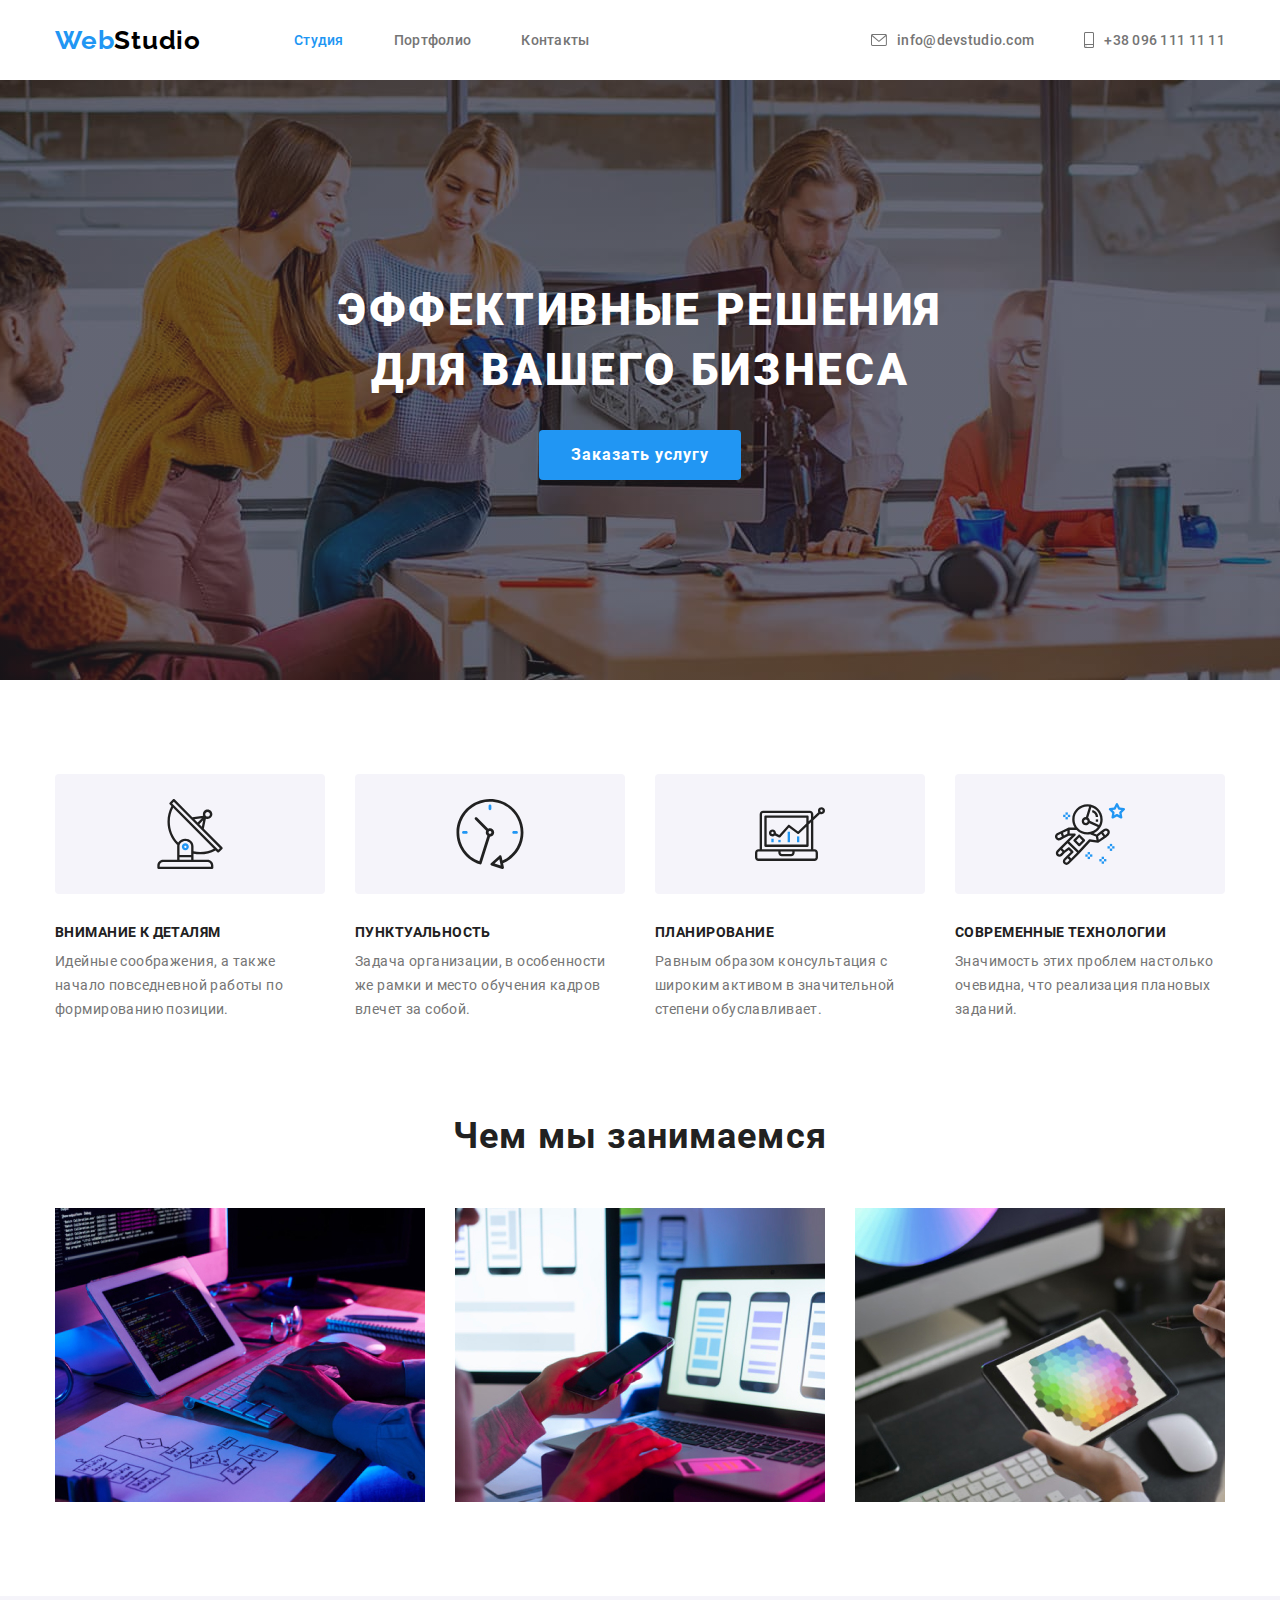
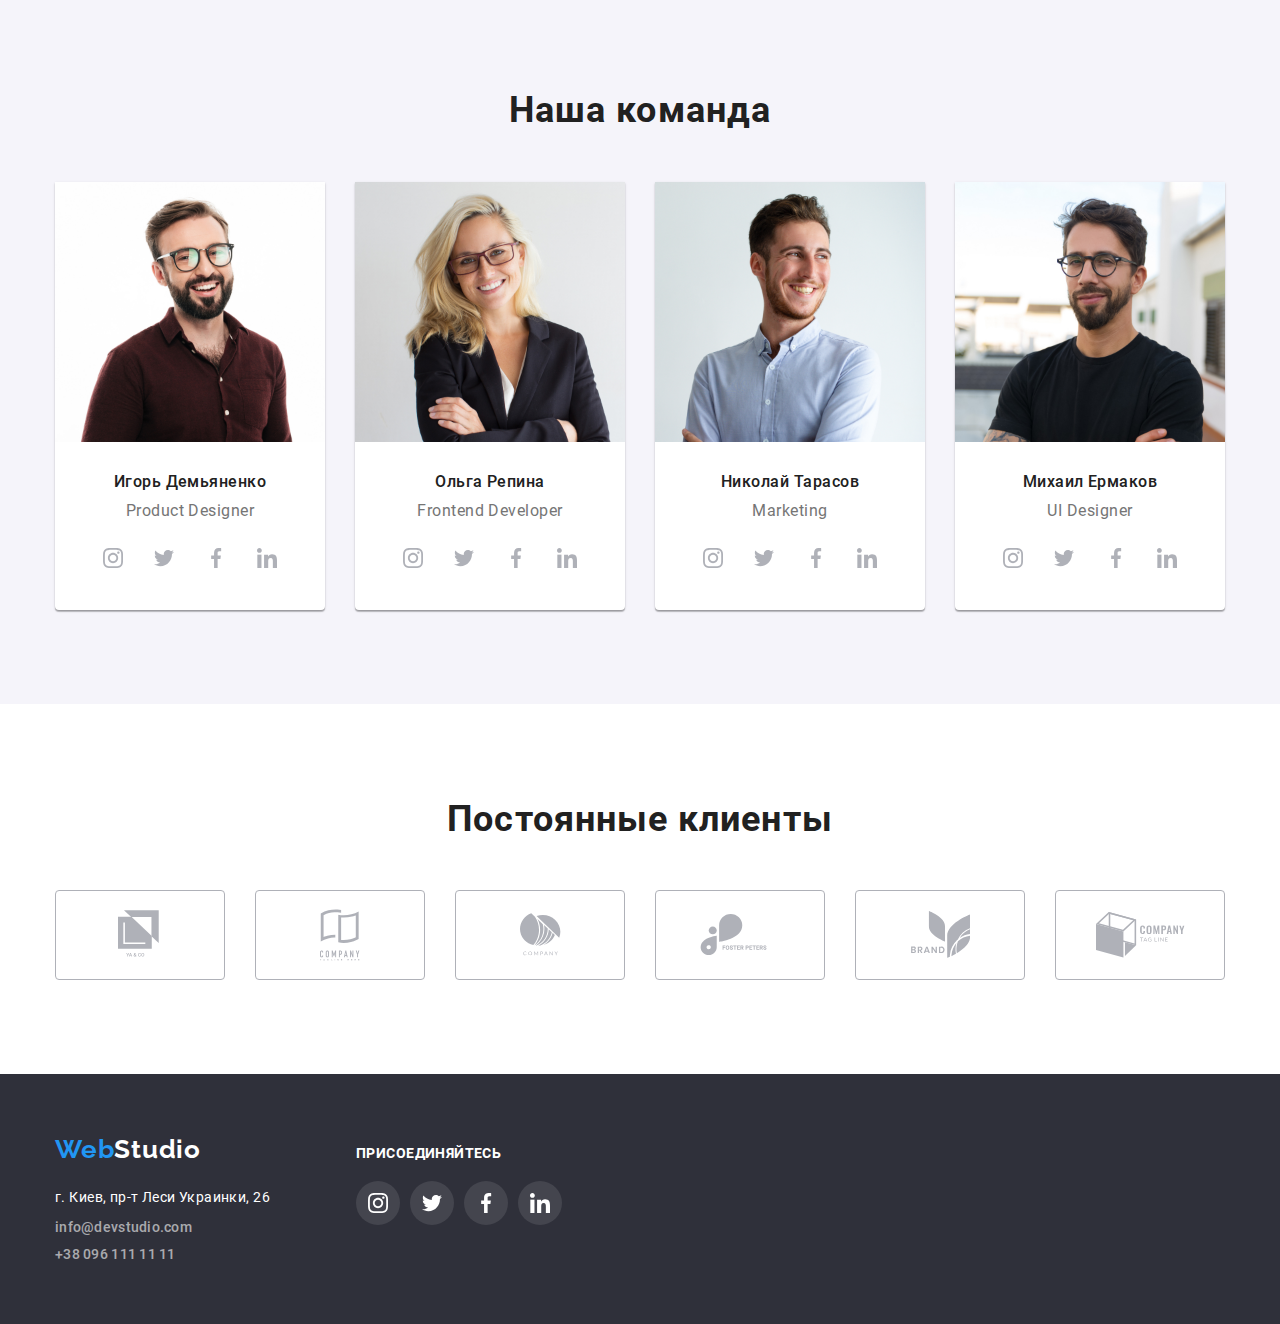
<file: index.html>
<!DOCTYPE html>
<html lang="ru">
<head>
    <meta charset="UTF-8">
    <meta name="viewport" content="width=device-width, initial-scale=1.0">
    <link rel="stylesheet" href="./css/fonts.css">
    <link rel="preconnect" href="https://fonts.gstatic.com">
    <link href="https://fonts.googleapis.com/css2?family=Raleway:wght@700&display=swap" rel="stylesheet">
    <link rel="stylesheet" href="https://cdnjs.cloudflare.com/ajax/libs/modern-normalize/1.0.0/modern-normalize.min.css">
    <link rel="stylesheet" href="./css/style.css">
    <title>Web Studio</title>
</head>
<body>

    <!-- Шапка -->
<header class="header">
    <div class="conteiner">
        <nav class="navigation">
            <a href="./index.html" class="logo-top"><span class="logo-accent">Web</span>Studio</a>
            <ul class="nav-list">
                <li class="nav-list-item">
                    <a href="./index.html" class="nav-list-link current">Студия</a>
                </li>
                <li class="nav-list-item">
                    <a href="./portfolio.html" class="nav-list-link">Портфолио</a>
                </li>
                <li class="nav-list-item">
                    <a href="" class="nav-list-link">Контакты</a>
                </li>
            </ul>
        </nav>
        <address class="contacts">
            <ul class="contacts-list">
                <li class="contacts-list-item">                    
                    <a href="mailto:info@devstudio.com" class="contacts-list-link">
                        <svg class="contacts-list-icon" width="16" height="12">
                            <use href="./images/sprite.svg#icon-mail"></use>
                        </svg>
                        info@devstudio.com</a>
                </li>
                <li class="contacts-list-item">
                    <a href="tel:+380961111111" class="contacts-list-link">
                        <svg class="contacts-list-icon" width="10" height="16">
                            <use href="./images/sprite.svg#icon-phone"></use>
                        </svg>
                        +38 096 111 11 11</a>
                </li>
            </ul>
        </address>
    </div>
</header>

<main>
    <h1 class="visually-hidden">Веб-Студия</h1>
    <!-- HERO -->
    <section class="hero">
        <p class="hero-title">Эффективные решения<br/> для вашего бизнеса</p>
        <a href="" class="hero-link">Заказать услугу</a>
    </section>

    <!-- Особенности -->
    <section class="features conteiner">
        <h2 class="visually-hidden">Особенности</h2>
        <ul class="features-list">
            <li class="features-list-item">
                <div class="features-icon-wrapper">
                    <svg class="features-list-icon" width="70" height="70">
                        <use href="./images/sprite.svg#icon-antenna"></use>
                    </svg>
                </div>
                <h3 class="features-list-title">Внимание к деталям</h3>
                <p class="features-list-text">Идейные соображения, а также начало повседневной работы по формированию позиции.</p>
            </li>
            <li class="features-list-item">
                <div class="features-icon-wrapper">
                    <svg class="features-list-icon" width="70" height="70">
                        <use href="./images/sprite.svg#icon-clock"></use>
                    </svg>
                </div>
                <h3 class="features-list-title">Пунктуальность</h3>
                <p class="features-list-text">Задача организации, в особенности же рамки и место обучения кадров влечет за собой.</p>
            </li>
            <li class="features-list-item">
                <div class="features-icon-wrapper">
                    <svg class="features-list-icon" width="70" height="70">
                        <use href="./images/sprite.svg#icon-diagram"></use>
                    </svg>
                </div>
                <h3 class="features-list-title">Планирование</h3>
                <p class="features-list-text">Равным образом консультация с широким активом в значительной степени обуславливает.</p>
            </li>
            <li class="features-list-item">
                <div class="features-icon-wrapper">
                    <svg class="features-list-icon" width="70" height="70">
                        <use href="./images/sprite.svg#icon-astronaut"></use>
                    </svg>
                </div>
                <h3 class="features-list-title">Современные технологии</h3>
                <p class="features-list-text">Значимость этих проблем настолько очевидна, что реализация плановых заданий.</p>
            </li>
        </ul>
    </section>

    <!-- Чем занимаемся-->
    <section class="services conteiner">
        <h2 class="services-title">Чем мы занимаемся</h2>
        <ul class="services-list">
            <li class="services-list-item">
                <a href="" class="services-link">
                    <img class="services-img" src="images/worker-1.jpg" alt="Человек печатает" width="370" height="294">
                </a>
            </li>
            <li class="services-list-item">
                <a href="" class="services-link">
                    <img class="services-img" src="images/worker-2.jpg" alt="Человек смотрит на телефон и ноутбук" width="370" height="294">
                </a>
            </li>
            <li class="services-list-item">
                <a href="" class="services-link">
                    <img class="services-img" src="images/worker-3.jpg" alt="Человек выбирает цвет" width="370" height="294">
                </a>
            </li>
        </ul>
    </section>

    <!-- Наша команда -->
    <section class="team">
        <h2 class="team-title">Наша команда</h2>
        <ul class="team-list">
            <li class="team-list-item">
                <img class="team-photo" src="images/igor.jpg" alt="Игорь Демьяненко" width="270" height="260">
                <h3 class="team-name">Игорь Демьяненко</h3>
                <p class="team-profession">Product Designer</p>
                <ul class="team-social-list">
                    <li class="social-list-item">
                        <a class="social-list-link" href="https://www.instagram.com" target="_blank" rel="noreferrer noopener">
                            <svg class="social-link-icon" width="20" height="20">
                                <use href="./images/sprite.svg#icon-instagram"></use>
                            </svg>
                        </a>
                    </li>
                    <li class="social-list-item">
                        <a class="social-list-link" href="https://www.twitter.com" target="_blank" rel="noreferrer noopener">
                            <svg class="social-link-icon" width="20" height="20">
                                <use href="./images/sprite.svg#icon-twitter"></use>
                            </svg>
                        </a>
                    </li>
                    <li class="social-list-item">
                        <a class="social-list-link" href="https://www.facebook.com" target="_blank" rel="noreferrer noopener">
                            <svg class="social-link-icon" width="20" height="20">
                                <use href="./images/sprite.svg#icon-facebook"></use>
                            </svg>
                        </a>
                    </li>
                    <li class="social-list-item">
                        <a class="social-list-link" href="https://www.linkedin.com" target="_blank" rel="noreferrer noopener">
                            <svg class="social-link-icon" width="20" height="20">
                                <use href="./images/sprite.svg#icon-linkedin"></use>
                            </svg>
                        </a>
                    </li>
                </ul>
            </li>
            <li class="team-list-item">
                <img class="team-photo" src="images/olga.jpg" alt="Ольга Репина" width="270" height="260">
                <h3 class="team-name">Ольга Репина</h3>
                <p class="team-profession">Frontend Developer</p>
                <ul class="team-social-list">
                    <li class="social-list-item">
                        <a class="social-list-link" href="https://www.instagram.com" target="_blank" rel="noreferrer noopener">
                            <svg class="social-link-icon" width="20" height="20">
                                <use href="./images/sprite.svg#icon-instagram"></use>
                            </svg>
                        </a>
                    </li>
                    <li class="social-list-item">
                        <a class="social-list-link" href="https://www.twitter.com" target="_blank" rel="noreferrer noopener">
                            <svg class="social-link-icon" width="20" height="20">
                                <use href="./images/sprite.svg#icon-twitter"></use>
                            </svg>
                        </a>
                    </li>
                    <li class="social-list-item">
                        <a class="social-list-link" href="https://www.facebook.com" target="_blank" rel="noreferrer noopener">
                            <svg class="social-link-icon" width="20" height="20">
                                <use href="./images/sprite.svg#icon-facebook"></use>
                            </svg>
                        </a>
                    </li>
                    <li class="social-list-item">
                        <a class="social-list-link" href="https://www.linkedin.com" target="_blank" rel="noreferrer noopener">
                            <svg class="social-link-icon" width="20" height="20">
                                <use href="./images/sprite.svg#icon-linkedin"></use>
                            </svg>
                        </a>
                    </li>
                </ul>
            </li>
            <li class="team-list-item">
                <img class="team-photo" src="images/nikolay.jpg" alt="Николай Тарасов" width="270" height="260">
                <h3 class="team-name">Николай Тарасов</h3>
                <p class="team-profession">Marketing</p>
                <ul class="team-social-list">
                    <li class="social-list-item">
                        <a class="social-list-link" href="https://www.instagram.com" target="_blank" rel="noreferrer noopener">
                            <svg class="social-link-icon" width="20" height="20">
                                <use href="./images/sprite.svg#icon-instagram"></use>
                            </svg>
                        </a>
                    </li>
                    <li class="social-list-item">
                        <a class="social-list-link" href="https://www.twitter.com" target="_blank" rel="noreferrer noopener">
                            <svg class="social-link-icon" width="20" height="20">
                                <use href="./images/sprite.svg#icon-twitter"></use>
                            </svg>
                        </a>
                    </li>
                    <li class="social-list-item">
                        <a class="social-list-link" href="https://www.facebook.com" target="_blank" rel="noreferrer noopener">
                            <svg class="social-link-icon" width="20" height="20">
                                <use href="./images/sprite.svg#icon-facebook"></use>
                            </svg>
                        </a>
                    </li>
                    <li class="social-list-item">
                        <a class="social-list-link" href="https://www.linkedin.com" target="_blank" rel="noreferrer noopener">
                            <svg class="social-link-icon" width="20" height="20">
                                <use href="./images/sprite.svg#icon-linkedin"></use>
                            </svg>
                        </a>
                    </li>
                </ul>
            </li>
            <li class="team-list-item">
                <img class="team-photo" src="images/michael.jpg" alt="Михаил Ермаков" width="270" height="260">
                <h3 class="team-name">Михаил Ермаков</h3>
                <p class="team-profession">UI Designer</p>
                <ul class="team-social-list">
                    <li class="social-list-item">
                        <a class="social-list-link" href="https://www.instagram.com" target="_blank" rel="noreferrer noopener">
                            <svg class="social-link-icon" width="20" height="20">
                                <use href="./images/sprite.svg#icon-instagram"></use>
                            </svg>
                        </a>
                    </li>
                    <li class="social-list-item">
                        <a class="social-list-link" href="https://www.twitter.com" target="_blank" rel="noreferrer noopener">
                            <svg class="social-link-icon" width="20" height="20">
                                <use href="./images/sprite.svg#icon-twitter"></use>
                            </svg>
                        </a>
                    </li>
                    <li class="social-list-item">
                        <a class="social-list-link" href="https://www.facebook.com" target="_blank" rel="noreferrer noopener">
                            <svg class="social-link-icon" width="20" height="20">
                                <use href="./images/sprite.svg#icon-facebook"></use>
                            </svg>
                        </a>
                    </li>
                    <li class="social-list-item">
                        <a class="social-list-link" href="https://www.linkedin.com" target="_blank" rel="noreferrer noopener">
                            <svg class="social-link-icon" width="20" height="20">
                                <use href="./images/sprite.svg#icon-linkedin"></use>
                            </svg>
                        </a>
                    </li>
                </ul>
            </li>
        </ul>
    </section>

    <!-- Клиенты -->
    <section class="clients conteiner">
        <h2 class="clients-title">Постоянные клиенты</h2>
        <ul class="clients-list">
            <li class="clients-list-item">
                <a class="clients-list-link" href="">
                    <svg class="clients-list-icon" width="45" height="50">
                        <use href="./images/sprite.svg#icon-logo-1"></use>
                    </svg>
                </a>
            </li>
            <li class="clients-list-item">
                <a class="clients-list-link" href="">
                    <svg class="clients-list-icon" width="40" height="52">
                        <use href="./images/sprite.svg#icon-logo-2"></use>
                    </svg>
                </a>
            </li>
            <li class="clients-list-item">
                <a class="clients-list-link" href="">
                    <svg class="clients-list-icon" width="41" height="43">
                        <use href="./images/sprite.svg#icon-logo-3"></use>
                    </svg>
                </a>
            </li>
            <li class="clients-list-item">
                <a class="clients-list-link" href="">
                    <svg class="clients-list-icon" width="80" height="42">
                        <use href="./images/sprite.svg#icon-logo-4"></use>
                    </svg>
                </a>
            </li>
            <li class="clients-list-item">
                <a class="clients-list-link" href="">
                    <svg class="clients-list-icon" width="59" height="47">
                        <use href="./images/sprite.svg#icon-logo-5"></use>
                    </svg>
                </a>
            </li>
            <li class="clients-list-item">
                <a class="clients-list-link" href="">
                    <svg class="clients-list-icon" width="89" height="46">
                        <use href="./images/sprite.svg#icon-logo-6"></use>
                    </svg>
                </a>
            </li>
        </ul>
    </section>
</main>

<!-- Подвал -->
<footer class="footer">
  <div class="conteiner">
    <div class="footer-left-wrapper">
        <a href="./index.html" class="logo-down"><span class="logo-accent">Web</span>Studio</a>
        <address class="address">
            <p class="address-street">г. Киев, пр-т Леси Украинки, 26</p>
            <ul class="footer-contacts-list">
                <li class="footer-contacts-list-item">
                    <a class="footer-link" href="mailto:info@devstudio.com">info@devstudio.com</a>
                </li>
                <li class="footer-contacts-list-item">
                    <a class="footer-link" href="tel:+380961111111">+38 096 111 11 11</a>
                </li>
            </ul>
        </address>
    </div>
    <div>
        <p class="footer-title">присоединяйтесь</p>
        <ul class="footer-social-list">
            <li class="footer-social-list-item">
                <a class="footer-social-list-link" href="https://www.instagram.com" target="_blank" rel="noreferrer noopener">
                    <svg class="footer-social-link-icon" width="20" height="20">
                        <use href="./images/sprite.svg#icon-instagram"></use>
                    </svg>
                </a>
            </li>
            <li class="footer-social-list-item">
                <a class="footer-social-list-link" href="https://www.twitter.com" target="_blank" rel="noreferrer noopener">
                    <svg class="footer-social-link-icon" width="20" height="20">
                        <use href="./images/sprite.svg#icon-twitter"></use>
                    </svg>
                </a>
            </li>
            <li class="footer-social-list-item">
                <a class="footer-social-list-link" href="https://www.facebook.com" target="_blank" rel="noreferrer noopener">
                    <svg class="footer-social-link-icon" width="20" height="20">
                        <use href="./images/sprite.svg#icon-facebook"></use>
                    </svg>
                </a>
            </li>
            <li class="footer-social-list-item">
                <a class="footer-social-list-link" href="https://www.linkedin.com" target="_blank" rel="noreferrer noopener">
                    <svg class="footer-social-link-icon" width="20" height="20">
                        <use href="./images/sprite.svg#icon-linkedin"></use>
                    </svg>
                </a>
            </li>
        </ul>
    </div>
  </div>
</footer>
</body>
</html>
</file>
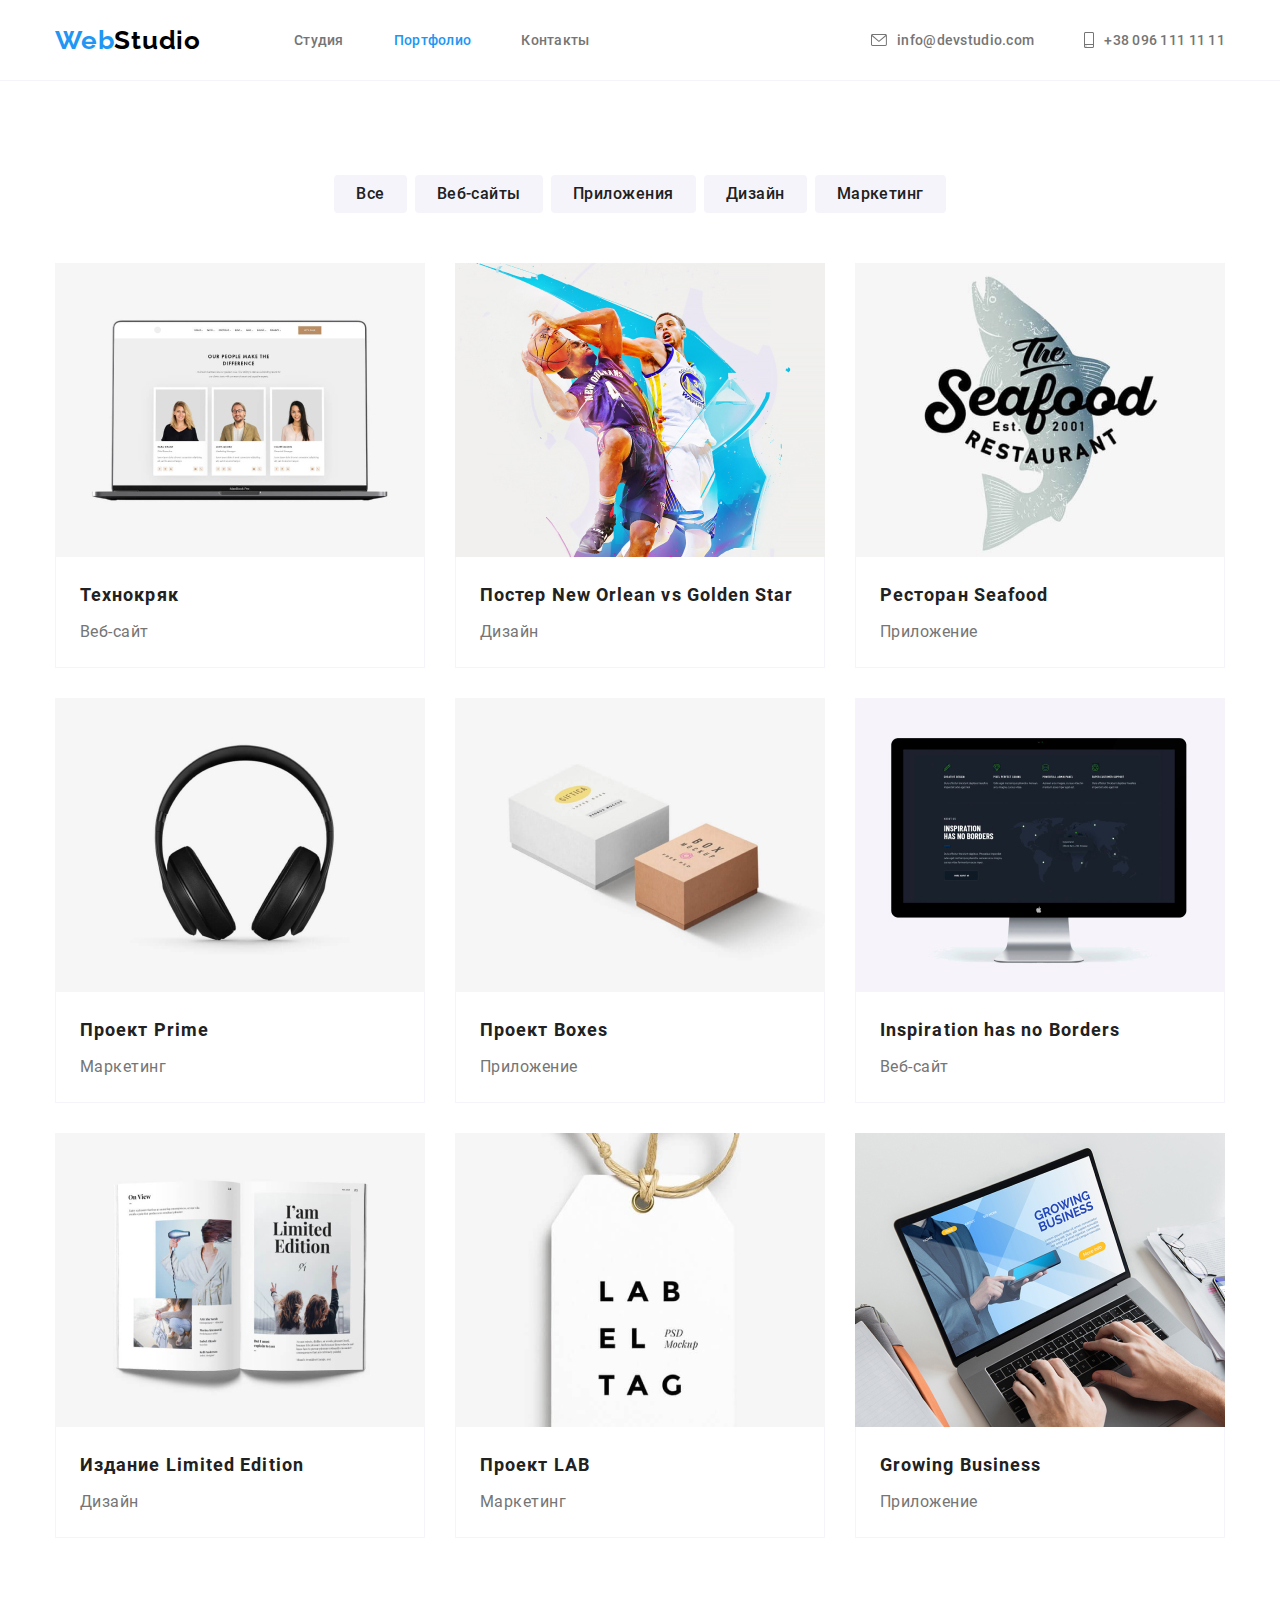
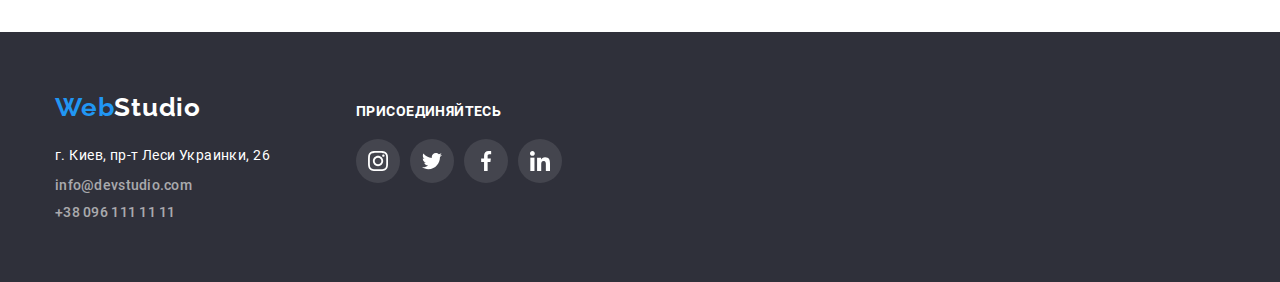
<file: portfolio.html>
<!DOCTYPE html>
<html lang="ru">

<head>
  <meta charset="UTF-8">
  <meta name="viewport" content="width=device-width, initial-scale=1.0">
  <link rel="stylesheet" href="./css/fonts.css">
  <link rel="preconnect" href="https://fonts.gstatic.com">
  <link href="https://fonts.googleapis.com/css2?family=Raleway:wght@700&display=swap" rel="stylesheet">
  <link rel="stylesheet" href="https://cdnjs.cloudflare.com/ajax/libs/modern-normalize/1.0.0/modern-normalize.min.css">
  <link rel="stylesheet" href="./css/style.css">
  <title>Web Studio</title>
</head>

<body>

  <!-- Шапка -->
<header class="header">
  <div class="conteiner">
    <nav class="navigation">
      <a href="./index.html" class="logo-top"><span class="logo-accent">Web</span>Studio</a>
      <ul class="nav-list">
        <li class="nav-list-item">
          <a href="./index.html" class="nav-list-link ">Студия</a>
        </li>
        <li class="nav-list-item">
          <a href="./portfolio.html" class="nav-list-link current">Портфолио</a>
        </li>
        <li class="nav-list-item">
          <a href="" class="nav-list-link">Контакты</a>
        </li>
      </ul>
    </nav>
    <address class="contacts">
      <ul class="contacts-list">
        <li class="contacts-list-item">
          <a href="mailto:info@devstudio.com" class="contacts-list-link">
            <svg class="contacts-list-icon" width="16" height="12">
              <use href="./images/sprite.svg#icon-mail"></use>
            </svg>
            info@devstudio.com</a>
        </li>
        <li class="contacts-list-item">
          <a href="tel:+380961111111" class="contacts-list-link">
            <svg class="contacts-list-icon" width="10" height="16">
              <use href="./images/sprite.svg#icon-phone"></use>
            </svg>
            +38 096 111 11 11</a>
        </li>
      </ul>
    </address>
  </div>
</header>

<!-- Порфолио -->
<main class="potfolio-page">
  <h1 class="visually-hidden">Порфолио</h1>
  <section class="filters">
    <h2 class="visually-hidden">Фильтр проектов</h2>
    <ul class="filters-list">
      <li class="filters-list-item">
        <button class="filters-btn" type="button">Все</button>
      </li>
      <li class="filters-list-item">
        <button class="filters-btn" type="button">Веб-сайты</button>
      </li>
      <li class="filters-list-item">
        <button class="filters-btn" type="button">Приложения</button>
      </li>
      <li class="filters-list-item">
        <button class="filters-btn" type="button">Дизайн</button>
      </li>
      <li class="filters-list-item">
        <button class="filters-btn" type="button">Маркетинг</button>
      </li>
    </ul>
  </section>
  <section class="projects conteiner">
    <h2 class="visually-hidden">Проекты</h2>
    <ul class="projects-list">
      <li class="projects-list-item">
        <a class="projects-link" href="">
          <img class="projects-img" src="./images/portfolio/web-site.jpg" alt="ноутбук" width="370" height="294">
          <div class="projects-description">
            <h3 class="projects-title">Технокряк</h3>
            <p class="projects-text">Веб-сайт</p>
          </div>
        </a>
      </li>
      <li class="projects-list-item">
        <a class="projects-link" href="">
          <img class="projects-img" src="./images/portfolio/design.jpg" alt="баскетболисты с мячом" width="370" height="294">
          <div class="projects-description">
            <h3 class="projects-title">Постер New Orlean vs Golden Star</h3>
            <p class="projects-text">Дизайн</p>
          </div>
        </a>
      </li>
      <li class="projects-list-item">
        <a class="projects-link" href="">
          <img class="projects-img" src="./images/portfolio/application.jpg" alt="название ресторана seafood" width="370" height="294">
          <div class="projects-description">
            <h3 class="projects-title">Ресторан Seafood</h3>
            <p class="projects-text">Приложение</p>
          </div>
        </a>
      </li>
      <li class="projects-list-item">
        <a class="projects-link" href="">
          <img class="projects-img" src="./images/portfolio/marketing.jpg" alt="наушники" width="370" height="294">
          <div class="projects-description">
            <h3 class="projects-title">Проект Prime</h3>
            <p class="projects-text">Маркетинг</p>
          </div>
        </a>
      </li>
      <li class="projects-list-item">
        <a class="projects-link" href="">
          <img class="projects-img" src="./images/portfolio/application2.jpg" alt="коробки" width="370" height="294">
          <div class="projects-description">
            <h3 class="projects-title">Проект Boxes</h3>
            <p class="projects-text">Приложение</p>
          </div>
        </a>
      </li>
      <li class="projects-list-item">
        <a class="projects-link" href="">
          <img class="projects-img" src="./images/portfolio/web-site2.jpg" alt="монитор" width="370" height="294">
          <div class="projects-description">
            <h3 class="projects-title">Inspiration has no Borders</h3>
            <p class="projects-text">Веб-сайт</p>
          </div>
        </a>
      </li>
      <li class="projects-list-item">
        <a class="projects-link" href="">
          <img class="projects-img" src="./images/portfolio/design2.jpg" alt="журнал в развороте" width="370" height="294">
          <div class="projects-description">
            <h3 class="projects-title">Издание Limited Edition</h3>
            <p class="projects-text">Дизайн</p>
          </div>
        </a>
      </li>
      <li class="projects-list-item">
        <a class="projects-link" href="">
          <img class="projects-img" src="./images/portfolio/marketing2.jpg" alt="лейба от одежды" width="370" height="294">
          <div class="projects-description">
            <h3 class="projects-title">Проект LAB</h3>
            <p class="projects-text">Маркетинг</p>
          </div>
        </a>
      </li>
      <li class="projects-list-item">
        <a class="projects-link" href="">
          <img class="projects-img" src="./images/portfolio/application3.jpg" alt="человек за ноутбуком" width="370" height="294">
          <div class="projects-description">
            <h3 class="projects-title">Growing Business</h3>
            <p class="projects-text">Приложение</p>
          </div>
        </a>
      </li>
    </ul>
  </section>
</main>

  <!-- Подвал -->
<footer class="footer">
  <div class="conteiner">
    <div class="footer-left-wrapper">
      <a href="./index.html" class="logo-down"><span class="logo-accent">Web</span>Studio</a>
      <address class="address">
        <p class="address-street">г. Киев, пр-т Леси Украинки, 26</p>
        <ul class="footer-contacts-list">
          <li class="footer-contacts-list-item">
            <a class="footer-link" href="mailto:info@devstudio.com">info@devstudio.com</a>
          </li>
          <li class="footer-contacts-list-item">
            <a class="footer-link" href="tel:+380961111111">+38 096 111 11 11</a>
          </li>
        </ul>
      </address>
    </div>
    <div>
      <p class="footer-title">присоединяйтесь</p>
      <ul class="footer-social-list">
        <li class="footer-social-list-item">
          <a class="footer-social-list-link" href="https://www.instagram.com" target="_blank" rel="noreferrer noopener">
            <svg class="footer-social-link-icon" width="20" height="20">
              <use href="./images/sprite.svg#icon-instagram"></use>
            </svg>
          </a>
        </li>
        <li class="footer-social-list-item">
          <a class="footer-social-list-link" href="https://www.twitter.com" target="_blank" rel="noreferrer noopener">
            <svg class="footer-social-link-icon" width="20" height="20">
              <use href="./images/sprite.svg#icon-twitter"></use>
            </svg>
          </a>
        </li>
        <li class="footer-social-list-item">
          <a class="footer-social-list-link" href="https://www.facebook.com" target="_blank" rel="noreferrer noopener">
            <svg class="footer-social-link-icon" width="20" height="20">
              <use href="./images/sprite.svg#icon-facebook"></use>
            </svg>
          </a>
        </li>
        <li class="footer-social-list-item">
          <a class="footer-social-list-link" href="https://www.linkedin.com" target="_blank" rel="noreferrer noopener">
            <svg class="footer-social-link-icon" width="20" height="20">
              <use href="./images/sprite.svg#icon-linkedin"></use>
            </svg>
          </a>
        </li>
      </ul>
    </div>
  </div>
</footer>
</body>

</html>
</file>
<file: css/fonts.css>
@font-face {
  font-family: 'Roboto';
  src: url('../fonts/Roboto-Bold.woff2') format('woff2'),
    url('../fonts/Roboto-Bold.woff') format('woff');
  font-weight: 700;
  font-style: normal;
}

@font-face {
  font-family: 'Roboto';
  src: url('../fonts/Roboto-Regular.woff2') format('woff2'),
    url('../fonts/Roboto-Regular.woff') format('woff');
  font-weight: 400;
  font-style: normal;
}

@font-face {
  font-family: 'Roboto';
  src: url('../fonts/Roboto-Black.woff2') format('woff2'),
    url('../fonts/Roboto-Black.woff') format('woff');
  font-weight: 900;
  font-style: normal;
}

@font-face {
  font-family: 'Roboto';
  src: url('../fonts/Roboto-Medium.woff2') format('woff2'),
    url('../fonts/Roboto-Medium.woff') format('woff');
  font-weight: 500;
  font-style: normal;
}
</file>
<file: css/style.css>
:root {
  --main-font: Roboto, sans-serif;
  --logo-font: Raleway, sans-serif;
  --main-color: #212121;
  --secondary-color: #ffffff;
  --accent-color: #2196f3;
  --text-color: #757575;
  --icon-color: #afb1b8;
}

.visually-hidden {
  position: absolute;
  width: 1px;
  height: 1px;
  margin: -1px;
  border: 0;
  padding: 0;

  white-space: nowrap;
  clip-path: inset(100%);
  clip: rect(0 0 0 0);
  overflow: hidden;
}

body {
  font-family: var(--main-font);
}

h1,
h2,
h3,
h4,
h5,
h6 {
  margin: 0;
}

ul,
ol {
  margin: 0;
  padding: 0;
}

p {
  margin: 0;
}

img {
  display: block;
}

ul {
  list-style: none;
}

a {
  text-decoration: none;
}

/* ========== COMPONENTS ==========*/

.nav-list-link,
.contacts-list-link,
.footer-link {
  font-weight: 500;
  font-size: 14px;
  line-height: 1.142;
  letter-spacing: 0.02em;
  font-style: normal;
}

.nav-list-link:hover,
.nav-list-link:focus,
.contacts-list-link:hover,
.contacts-list-link:focus,
.footer-link:hover,
.footer-link:focus {
  color: var(--accent-color);
}

.conteiner {
  width: 1200px;
  padding: 0 15px;
  margin: 0 auto;
}

/* ========== END COMPONENTS ==========*/

/* ========== HEADER ========== */
.header .conteiner {
  display: flex;
  align-items: center;
}

.navigation {
  display: flex;
  align-items: center;
}

.nav-list {
  display: flex;
}
.nav-list-item:not(:last-child),
.contacts-list-item:not(:last-child) {
  margin-right: 50px;
}

.contacts {
  margin-left: auto;
}

.contacts-list {
  display: flex;
}

.contacts-list-link {
  display: flex;
  align-items: center;
}

.nav-list-link {
  display: block;
  padding-top: 32px;
  padding-bottom: 32px;
}

.logo-top {
  margin-right: 93px;
  font-family: var(--logo-font);
  font-weight: 700;
  font-size: 26px;
  line-height: 1.192;
  letter-spacing: 0.03em;
  color: #000000;
}

.logo-accent {
  color: var(--accent-color);
}

.nav-list-link,
.contacts-list-link {
  color: var(--text-color);
}

.current {
  color: var(--accent-color);
}

.contacts-list-icon {
  margin-right: 10px;
  fill: var(--text-color);
}

.contacts-list-link:hover .contacts-list-icon,
.contacts-list-link:focus .contacts-list-icon {
  fill: var(--accent-color);
}

/* ========== END HEADER ========== */

/* ========== HERO ========== */

.hero {
  background-color: #c4c4c4;

  background-image: linear-gradient(
      rgba(47, 48, 58, 0.4),
      rgba(47, 48, 58, 0.4)
    ),
    url(../images/img-hero.jpg);
  background-repeat: no-repeat;
  background-position: center;
  background-size: cover;

  max-width: 1600px;

  margin: 0 auto;

  text-align: center;
  padding: 200px 0;
}

.hero-title {
  margin-bottom: 30px;
  min-width: 696px;

  font-weight: 900;
  font-size: 44px;
  line-height: 1.364;
  text-align: center;
  letter-spacing: 0.06em;
  text-transform: uppercase;
  color: var(--secondary-color);
}

.hero-link {
  display: inline-block;
  padding: 10px 32px;
  text-align: center;
  background-color: var(--accent-color);
  min-width: 200px;
  border-radius: 4px;

  font-style: normal;
  font-weight: 700;
  font-size: 16px;
  line-height: 1.875;
  letter-spacing: 0.06em;
  color: var(--secondary-color);
}

/* ========== END HERO ========== */

/* ========== FEATURES ========== */

.features-list {
  display: flex;
}

.features {
  padding-top: 94px;
  padding-bottom: 94px;
}

.features-list-item:not(:last-child) {
  margin-right: 30px;
}

.features-list-item {
  width: 270px;
}

.features-icon-wrapper {
  padding: 25px 100px;
  margin-bottom: 30px;

  width: 270px;
  height: 120px;
  background-color: #f5f4fa;
  border-radius: 4px;
}

.features-list-title {
  margin-bottom: 10px;

  font-weight: 700;
  font-size: 14px;
  line-height: 1.143;
  letter-spacing: 0.03em;
  text-transform: uppercase;
  color: var(--main-color);
}

.features-list-text {
  font-weight: 400;
  font-size: 14px;
  line-height: 1.714;
  letter-spacing: 0.03em;
  color: var(--text-color);
}

/* ========== END FEATURES ========== */

/* ========== SERVICES ========== */

.services {
  padding-bottom: 94px;
}

.services-list {
  display: flex;
}

.services-list-item:not(:last-child) {
  margin-right: 30px;
}

.services-title {
  margin-bottom: 50px;

  font-weight: 700;
  font-size: 36px;
  line-height: 1.166;
  text-align: center;
  letter-spacing: 0.03em;
  color: var(--main-color);
}

/* ========== END SERVICES ========== */

/* ========== OUR TEAM ========== */

.team {
  padding-top: 94px;
  padding-bottom: 94px;

  background-color: #f5f4fa;
}

.team-list {
  display: flex;
  justify-content: center;
}

.team-list-item:not(:last-child) {
  margin-right: 30px;
}

.team-photo {
  margin-bottom: 30px;
}

.team-list-item {
  padding-bottom: 30px;
  background-color: var(--secondary-color);
  border-radius: 0 0 4px 4px;
  box-shadow: 0px 1px 3px rgba(0, 0, 0, 0.12), 0px 1px 1px rgba(0, 0, 0, 0.14),
    0px 2px 1px rgba(0, 0, 0, 0.2);
}

.team-title {
  margin-bottom: 50px;

  font-weight: 700;
  font-size: 36px;
  line-height: 1.166;
  text-align: center;
  letter-spacing: 0.03em;
  color: var(--main-color);
}

.team-name {
  margin-bottom: 10px;

  font-weight: 500;
  font-size: 16px;
  line-height: 1.188;
  text-align: center;
  letter-spacing: 0.03em;
  color: var(--main-color);
}

.team-profession {
  font-weight: 400;
  font-size: 16px;
  line-height: 1.188;
  text-align: center;
  letter-spacing: 0.03em;
  color: var(--text-color);
}
.team-social-list {
  display: flex;
  justify-content: space-around;

  padding-top: 16px;
  padding-right: 32px;
  padding-left: 32px;
}

.social-list-link {
  display: block;
  padding: 12px;
  width: 44px;
  height: 44px;
  border-radius: 50%;
}

.social-link-icon {
  fill: var(--icon-color);
}

.social-list-link:hover,
.social-list-link:focus {
  background-color: var(--accent-color);
}

.social-list-link:hover .social-link-icon,
.social-list-link:focus .social-link-icon {
  fill: var(--secondary-color);
}

/* ========== END OUR TEAM ========== */

/* ========== CLIENTS ========== */
.clients {
  padding-top: 94px;
  padding-bottom: 94px;
}

.clients-title {
  margin-bottom: 50px;

  font-weight: 700;
  font-size: 36px;
  line-height: 1.167;
  text-align: center;
  letter-spacing: 0.03em;
  color: var(--main-color);
}

.clients-list {
  display: flex;
  flex-wrap: wrap;
}

.clients-list-item:not(:last-child) {
  margin-right: 30px;
}

.clients-list-link {
  display: flex;
  justify-content: center;
  align-items: center;
  border: 1px solid var(--icon-color);
  border-radius: 4px;

  width: 170px;
  height: 90px;
}

.clients-list-icon {
  fill: var(--icon-color);
}

.clients-list-link:hover,
.clients-list-link:focus {
  border: 1px solid var(--accent-color);
}

.clients-list-link:hover .clients-list-icon,
.clients-list-link:focus .clients-list-icon {
  fill: var(--accent-color);
}

/* ========== END CLIENTS ========= */

/* ========== FOOTER ========== */

.footer {
  padding-top: 60px;
  padding-bottom: 60px;
  background-color: #2f303a;
}

.logo-down {
  display: block;
  margin-bottom: 20px;

  font-family: var(--logo-font);
  font-weight: 700;
  font-size: 26px;
  line-height: 1.192;
  letter-spacing: 0.03em;
  color: var(--secondary-color);
}

.address-street {
  margin-bottom: 9px;

  font-style: normal;
  font-weight: 400;
  font-size: 14px;
  line-height: 1.715;
  letter-spacing: 0.03em;
  color: var(--secondary-color);
}

.footer-contacts-list-item:not(:last-child) {
  margin-bottom: 9px;
}

.footer-link {
  color: rgba(255, 255, 255, 0.6);
}

.footer-left-wrapper {
  min-width: 231px;
  margin-right: 70px;
}

.footer-title {
  margin-bottom: 20px;

  font-weight: 700;
  font-size: 14px;
  line-height: 1.143;
  letter-spacing: 0.03em;
  text-transform: uppercase;
  color: var(--secondary-color);
}

.footer > .conteiner {
  display: flex;
  align-items: baseline;
}

.footer-social-list {
  display: flex;
}

.footer-social-list-link {
  display: block;
  padding: 12px;
  width: 44px;
  height: 44px;
  border-radius: 50%;
  background-color: rgba(255, 255, 255, 0.1);
}

.footer-social-list-item:not(:last-child) {
  margin-right: 10px;
}

.footer-social-link-icon {
  fill: var(--secondary-color);
}

.footer-social-list-link:hover,
.footer-social-list-link:focus {
  background-color: var(--accent-color);
}

/* ========== END FOOTER ========== */

/* ========================== PORTFOLIO PAGE ========================== */

/* ========== FILTERS ========== */

.potfolio-page {
  border-top: 1px solid #f5f4fa;
  padding-top: 94px;
  padding-bottom: 94px;
}

.filters-list {
  display: flex;
  justify-content: center;
}

.filters-list-item:not(:last-child) {
  margin-right: 8px;
}

.filters {
  margin-bottom: 50px;
}

.filters-btn {
  display: block;
  border-radius: 4px;
  border: none;
  padding: 6px 22px;

  font-weight: 500;
  font-size: 16px;
  line-height: 1.625;
  text-align: center;
  letter-spacing: 0.03em;
  color: var(--main-color);
  background-color: #f5f4fa;
}
.filters-btn:hover,
.filters-btn:focus {
  color: var(--secondary-color);
  background-color: var(--accent-color);
  box-shadow: 0px 3px 1px rgba(0, 0, 0, 0.1), 0px 1px 2px rgba(0, 0, 0, 0.08),
    0px 2px 2px rgba(0, 0, 0, 0.12);
}

/* ========== END FILTERS ========== */

/* ========== PROJECTS ========== */

.projects-list {
  display: flex;
  flex-wrap: wrap;
}

.projects-list-item {
  margin-right: 30px;
  margin-bottom: 30px;
}

.projects-list-item:nth-child(3n) {
  margin-right: 0;
}

.projects-list-item:nth-last-child(-n + 3) {
  margin-bottom: 0;
}

.projects-description {
  padding: 20px 24px;
  border-right: 1px solid #f5f4fa;
  border-bottom: 1px solid #f5f4fa;
  border-left: 1px solid #f5f4fa;
}

.projects-title {
  margin-bottom: 4px;

  font-weight: 700;
  font-size: 18px;
  line-height: 2;
  letter-spacing: 0.06em;
  color: var(--main-color);
}

.projects-text {
  font-weight: 400;
  font-size: 16px;
  line-height: 1.875;
  letter-spacing: 0.03em;
  color: var(--text-color);
}

.projects-list-item:hover,
.projects-list-item:focus {
  box-shadow: 0px 1px 1px rgba(0, 0, 0, 0.12), 0px 4px 4px rgba(0, 0, 0, 0.06),
    1px 4px 6px rgba(0, 0, 0, 0.16);
}

/* ========== END PROJECTS ========== */

/* ========================== END PORTFOLIO PAGE ========================== */
</file>
